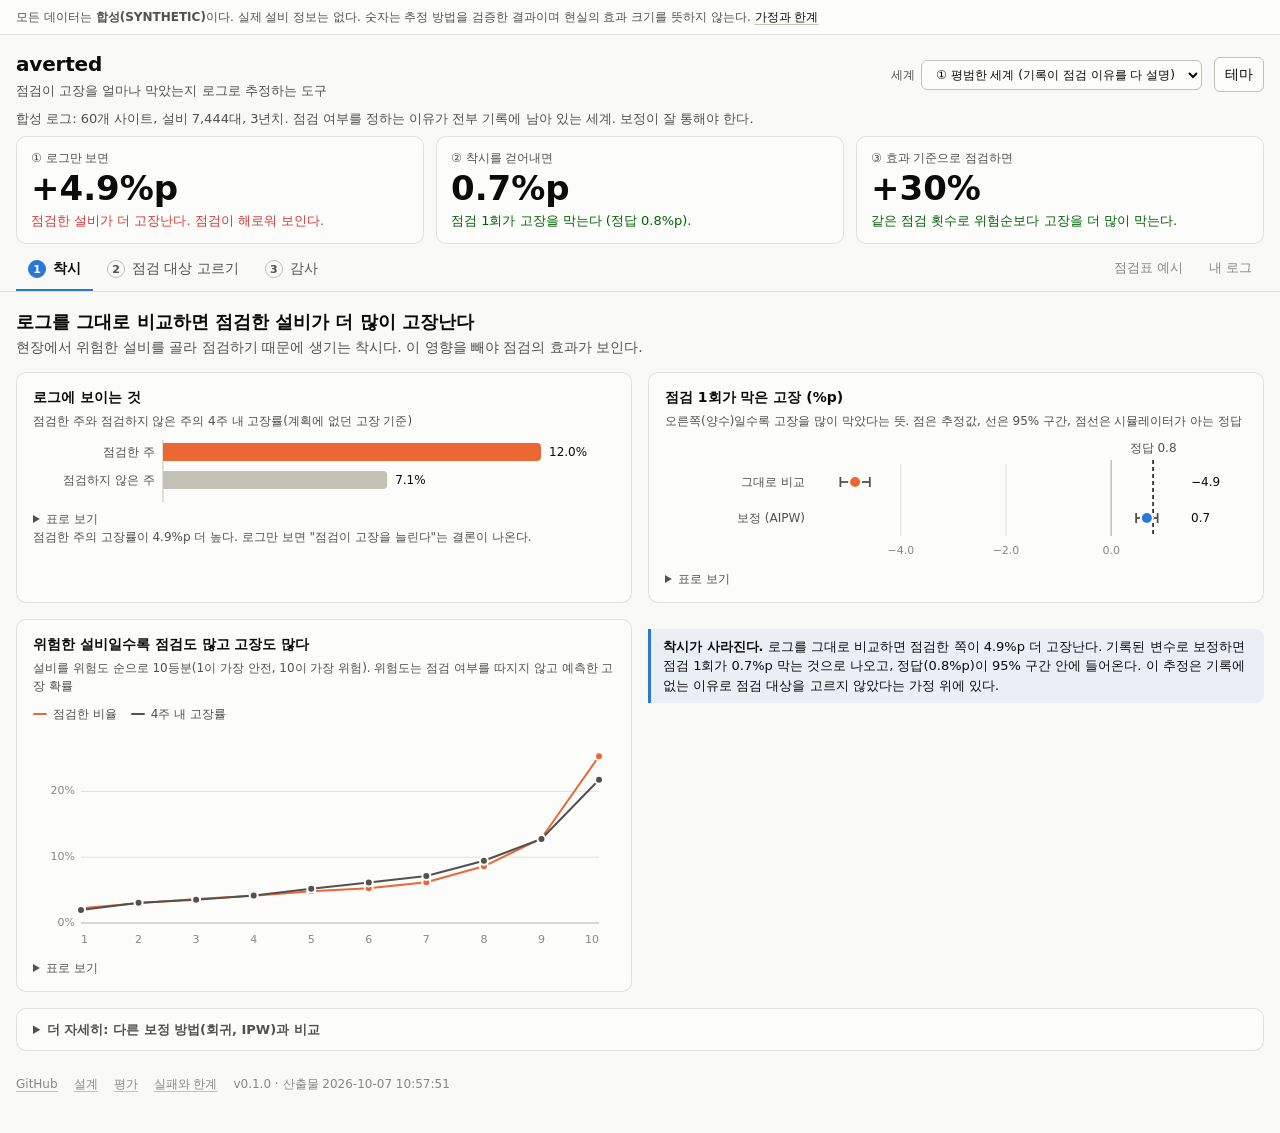
<file: docs/demo/index.html>
<!doctype html>
<html lang="ko">
<head>
<meta charset="utf-8">
<meta name="viewport" content="width=device-width, initial-scale=1">
<title>averted — 정적 데모</title>
<link rel="icon" href="data:,">
<link rel="stylesheet" href="style.css">
</head>
<body>
<div class="banner">모든 데이터는 <b>합성(SYNTHETIC)</b>이다. 실제 설비 정보는 없다. 숫자는 추정 방법을 검증한 결과이며 현실의 효과 크기를 뜻하지 않는다. <a href="https://github.com/sokldjs554/averted/blob/main/docs/design.md" target="_blank" rel="noopener">가정과 한계</a></div>
<header class="top">
  <h1>averted <small>점검이 고장을 얼마나 막았는지 로그로 추정하는 도구</small></h1>
  <div class="spacer"></div>
  <div class="ctrl">
    <label>세계 <select id="scn" aria-label="시뮬레이션 세계 선택"></select></label>
    <button id="theme" type="button" aria-label="테마 전환">테마</button>
  </div>
</header>
<div class="world-note" id="world-note"></div>
<div class="kpis hero-kpis" id="hero" aria-live="polite"></div>
<nav class="tabs" role="tablist" aria-label="화면">
  <button role="tab" aria-selected="true" data-tab="illusion"><span class="n">1</span>착시</button>
  <button role="tab" aria-selected="false" data-tab="who"><span class="n">2</span>점검 대상 고르기</button>
  <button role="tab" aria-selected="false" data-tab="trust"><span class="n">3</span>감사</button>
  <span class="tabsep" aria-hidden="true"></span>
  <button role="tab" aria-selected="false" data-tab="plan" class="minor">점검표 예시</button>
  <button role="tab" aria-selected="false" data-tab="bring" class="minor">내 로그</button>
</nav>
<main>
  <section id="tab-illusion" class="tab">
    <div class="headline"><h2>로그를 그대로 비교하면 점검한 설비가 더 많이 고장난다</h2><p>현장에서 위험한 설비를 골라 점검하기 때문에 생기는 착시다. 이 영향을 빼야 점검의 효과가 보인다.</p></div>
    <div class="grid wide">
      <div class="card"><h2>로그에 보이는 것</h2><div class="sub">점검한 주와 점검하지 않은 주의 4주 내 고장률(계획에 없던 고장 기준)</div><div id="ill-observed"></div></div>
      <div class="card"><h2>점검 1회가 막은 고장 (%p)</h2><div class="sub">오른쪽(양수)일수록 고장을 많이 막았다는 뜻. 점은 추정값, 선은 95% 구간, 점선은 시뮬레이터가 아는 정답</div><div id="ill-forest"></div></div>
    </div>
    <div class="grid wide" style="margin-top:16px">
      <div class="card"><h2>위험한 설비일수록 점검도 많고 고장도 많다</h2><div class="sub">설비를 위험도 순으로 10등분(1이 가장 안전, 10이 가장 위험). 위험도는 점검 여부를 따지지 않고 예측한 고장 확률</div><div id="ill-why"></div></div>
      <div class="callout" id="ill-note" style="align-self:start"></div>
    </div>
    <details class="more"><summary>더 자세히: 다른 보정 방법(회귀, IPW)과 비교</summary>
      <div class="card"><div class="sub">보정 방법을 바꿔도 결과가 같은지 확인한 것. 그대로 비교한 값만 방향이 다르다</div><div id="ill-forest-all"></div></div>
    </details>
  </section>

  <section id="tab-who" class="tab" hidden>
    <div class="headline"><h2>점검할 설비를 고르는 기준 비교</h2><p>사이트와 주마다 K곳을 고른다. 위험순은 고장 위험이 큰 설비부터, 효과순은 점검 효과가 큰 설비부터 고른다. 위험순이 보통의 예지보전 방식이다.</p></div>
    <div class="ctrl" style="margin-bottom:10px"><label>사이트·주당 점검 수 K <select id="who-k"></select></label><label><input type="checkbox" id="who-ope"> 모든 정책과 로그만으로 추정한 값(OPE) 보기</label></div>
    <div class="grid wide">
      <div class="card"><h2>점검 100번당 막는 고장</h2><div class="sub" id="who-sub"></div><div id="who-policy"></div></div>
      <div class="card"><h2>위험이 큰 설비와 효과가 큰 설비는 다르다</h2><div class="sub">평가 구간의 마지막 주, 전체 사이트의 설비. 가로는 위험, 세로는 점검 효과</div>
        <div class="seg" role="group" aria-label="세로축"><button type="button" id="sc-est" aria-pressed="true">추정 효과</button><button type="button" id="sc-truth" aria-pressed="false">정답 효과</button></div>
        <div id="who-scatter"></div></div>
    </div>
    <details class="more"><summary>더 자세히: 종류·수리 접수별 비교, 고객사 데이터 수에 따른 변화, 효과 추정기 비교</summary>
      <div class="grid wide">
        <div class="card"><h2>종류·수리 접수별 위험과 효과</h2><div class="sub">평균 위험이 높아도 효과가 낮은 설비가 있다</div><div id="who-cat"></div></div>
        <div class="card"><h2>고객사 데이터 수에 따른 변화</h2><div class="sub">학습에 쓴 사이트 수를 바꿔 가며, 처음 보는 사이트에서 점검 100번당 막는 고장을 쟀다</div><div id="who-curve"></div></div>
      </div>
      <div class="card" style="margin-top:16px"><h2>효과 추정기 비교</h2><div class="sub">정답과 얼마나 비슷한지, 그 추정기로 점검했을 때 막는 고장이 얼마인지를 같은 기준으로 비교한다. 단순한 규칙을 못 이기는 모형은 쓸 이유가 없다</div><div id="who-cate"></div></div>
    </details>
  </section>

  <section id="tab-plan" class="tab" hidden>
    <div class="headline"><h2>점검표 예시: 위험순과 효과순 비교</h2><p>같은 사이트, 같은 주, 같은 K로 두 순서를 나란히 보여 준다. '정답 보기'를 켜면 각 설비의 실제 효과(시뮬레이터가 아는 값)가 나온다.</p></div>
    <div class="ctrl" style="margin-bottom:12px">
      <label>사이트 <select id="plan-site"></select></label>
      <label>주 <select id="plan-week"></select></label>
      <label>K <select id="plan-k"></select></label>
      <label><input type="checkbox" id="plan-truth"> 정답 보기</label>
    </div>
    <div class="grid wide" id="plan-cols"></div>
    <div class="callout" id="plan-note"></div>
  </section>

  <section id="tab-trust" class="tab" hidden>
    <div class="headline"><h2>추정을 믿을 수 있는지 검사</h2><p>감사는 추정값을 내기 전에 이 로그로 추정해도 되는지 확인하고, 문제가 있으면 빨강으로 표시한다. 감사가 잡아내지 못하는 경우도 아래에 있다.</p></div>
    <div class="grid wide">
      <div class="card"><h2>감사 판정</h2><div id="tr-verdict"></div></div>
      <div class="card"><h2>기록에 없는 이유의 강도별 감사 결과</h2><div class="sub">γ는 분석하는 사람이 못 보는 신호로 점검 대상을 정하는 정도. 같은 세계를 시드 3~5개로 반복해 평균</div><div id="tr-hunch"></div></div>
    </div>
    <details class="more"><summary>더 자세히: 비교 상대 유무, 가중 후 균형, 민감도, 95% 구간 포함률</summary>
      <div class="grid wide">
        <div class="card"><h2>점검할 확률의 분포 (비교할 상대가 있는지)</h2><div class="sub">점검할 확률이 0이나 1에 붙은 설비는 점검하지 않았을 때의 결과를 알 수 없다</div><div id="tr-overlap"></div></div>
        <div class="card"><h2>가중 후 점검한 쪽과 안 한 쪽의 차이 (SMD)</h2><div class="sub">0.10 이하면 비슷하다고 본다</div><div id="tr-balance"></div></div>
      </div>
      <div class="grid wide" style="margin-top:16px">
        <div class="card"><h2>변수 하나를 뺐을 때의 변화 (민감도)</h2><div class="sub">변수를 빼고 추정하면 값이 얼마나 움직이는지 본다. 그만큼 강한 숨은 요인이 있으면 추정도 그만큼 움직일 수 있다</div><div id="tr-bench"></div></div>
        <div class="card"><h2>95% 구간이 정답을 덮은 비율 (몬테카를로)</h2><div class="sub" id="tr-cov-sub"></div><div id="tr-cov"></div></div>
      </div>
    </details>
    <details class="more"><summary>더 자세히: 무작위 파일럿, 파일럿 규모 계획기</summary>
      <div class="grid wide">
        <div class="card"><h2>무작위 파일럿과 로그 추정 비교</h2><div class="sub">기록에 없는 이유가 있는 세계에서, 설비 일부를 동전 던지기로 점검 대상에 배정</div><div id="tr-pilot"></div></div>
        <div class="card"><h2>파일럿 규모 계획기</h2><div class="sub">겹치지 않는 4주 창과 설비 수로 계산. 같은 설비의 기록끼리 닮은 정도(ICC)를 반영</div><div id="tr-planner"></div></div>
      </div>
    </details>
  </section>

  <section id="tab-bring" class="tab" hidden>
    <div class="headline"><h2>내 로그로 실행</h2><p>점검 로그 CSV 한 장을 올리면 같은 감사가 돈다. 실제 로그에서는 추정보다 이 감사를 먼저 돌려야 한다.</p></div>
    <div class="grid wide">
      <div class="card"><h2>필요한 열(컬럼)</h2><div class="sub">한 행은 설비 하나의 한 주. 열 이름이 다르면 LogSpec으로 맞춘다</div><div id="bring-schema"></div></div>
      <div class="card"><h2>실행</h2><div id="bring-run"></div></div>
    </div>
  </section>
</main>
<footer>
  <a href="https://github.com/sokldjs554/averted" target="_blank" rel="noopener">GitHub</a>
  <a href="https://github.com/sokldjs554/averted/blob/main/docs/design.md" target="_blank" rel="noopener">설계</a>
  <a href="https://github.com/sokldjs554/averted/blob/main/docs/evaluation.md" target="_blank" rel="noopener">평가</a>
  <a href="https://github.com/sokldjs554/averted/blob/main/docs/failures.md" target="_blank" rel="noopener">실패와 한계</a>
  <span id="foot-meta"></span>
</footer>
<script>window.AVERTED_STATIC = true;</script>
<script src="charts.js"></script>
<script src="pilot.js"></script>
<script src="app.js"></script>
</body>
</html>
</file>
<file: docs/demo/style.css>
/* averted 콘솔 — 팔레트는 dataviz 레퍼런스 인스턴스(라이트/다크 모두 선택된 스텝). 텍스트는 잉크 토큰만 쓰고 시리즈 색은 마크에만 쓴다. */
:root {
  color-scheme: light;
  --page: #f9f9f7; --surface-1: #fcfcfb; --text-primary: #0b0b0b; --text-secondary: #52514e; --muted: #898781;
  --grid: #e1e0d9; --axis: #c3c2b7; --border: rgba(11, 11, 11, 0.10); --shadow: rgba(0, 0, 0, 0.10);
  --series-1: #2a78d6; --series-2: #eb6834; --series-3: #1baf7a; --deemph: #c3c2b7;
  --div-neg: #2a78d6; --div-pos: #e34948;
  --good: #0ca30c; --warning: #fab219; --serious: #ec835a; --critical: #d03b3b; --success-text: #006300;
  --bezel: #2a2a28;
  --series-1-soft: color-mix(in srgb, var(--series-1) 42%, var(--surface-1));
}
@media (prefers-color-scheme: dark) {
  :root:not([data-theme="light"]) {
    color-scheme: dark;
    --page: #0d0d0d; --surface-1: #1a1a19; --text-primary: #ffffff; --text-secondary: #c3c2b7; --muted: #898781;
    --grid: #2c2c2a; --axis: #383835; --border: rgba(255, 255, 255, 0.10); --shadow: rgba(0, 0, 0, 0.5);
    --series-1: #3987e5; --series-2: #d95926; --series-3: #199e70; --deemph: #52514e;
    --div-neg: #3987e5; --div-pos: #e66767; --success-text: #0ca30c; --bezel: #3a3a37;
  }
}
:root[data-theme="dark"] {
  color-scheme: dark;
  --page: #0d0d0d; --surface-1: #1a1a19; --text-primary: #ffffff; --text-secondary: #c3c2b7; --muted: #898781;
  --grid: #2c2c2a; --axis: #383835; --border: rgba(255, 255, 255, 0.10); --shadow: rgba(0, 0, 0, 0.5);
  --series-1: #3987e5; --series-2: #d95926; --series-3: #199e70; --deemph: #52514e;
  --div-neg: #3987e5; --div-pos: #e66767; --success-text: #0ca30c; --bezel: #3a3a37;
}
* { box-sizing: border-box; }
html, body { margin: 0; background: var(--page); color: var(--text-primary); font: 14px/1.5 system-ui, -apple-system, "Segoe UI", "Noto Sans KR", sans-serif; }
a { color: inherit; text-decoration-color: var(--axis); text-underline-offset: 3px; }
a:hover { text-decoration-color: var(--series-1); }
:focus-visible { outline: 2px solid var(--series-1); outline-offset: 2px; border-radius: 4px; }
[hidden] { display: none !important; }
.muted { color: var(--muted); }

/* ---- 상단 ---- */
.banner { background: var(--surface-1); border-bottom: 1px solid var(--border); padding: 8px 16px; color: var(--text-secondary); font-size: 12px; }
.banner a { color: var(--text-primary); }
header.top { display: flex; flex-wrap: wrap; align-items: center; gap: 10px 20px; padding: 14px 16px 8px; max-width: 1280px; margin: 0 auto; }
header.top h1 { margin: 0; font-size: 20px; font-weight: 650; letter-spacing: -0.01em; }
header.top h1 small { display: block; color: var(--text-secondary); font-weight: 400; font-size: 13px; letter-spacing: 0; margin-top: 2px; }
header.top .spacer { flex: 1; }
.ctrl { display: flex; flex-wrap: wrap; gap: 8px 12px; align-items: center; }
.ctrl label { color: var(--text-secondary); font-size: 12px; display: flex; gap: 6px; align-items: center; }
.ctrl select, .ctrl input, .ctrl button, .btn { font: inherit; padding: 6px 10px; border: 1px solid var(--axis); border-radius: 6px; background: var(--surface-1); color: var(--text-primary); }
.ctrl button, .btn { cursor: pointer; }
.ctrl button:hover, .btn:hover { border-color: var(--series-1); }
.btn.primary { background: var(--series-1); color: #fff; border-color: var(--series-1); }
nav.tabs { display: flex; gap: 2px; padding: 0 16px; border-bottom: 1px solid var(--border); overflow-x: auto; max-width: 1280px; margin: 0 auto; }
nav.tabs button { font: inherit; background: none; border: 0; border-bottom: 2px solid transparent; padding: 10px 12px; color: var(--text-secondary); cursor: pointer; white-space: nowrap; }
nav.tabs button:hover { color: var(--text-primary); }
nav.tabs button[aria-selected="true"] { color: var(--text-primary); border-bottom-color: var(--series-1); font-weight: 600; }
nav.tabs button .n { display: inline-flex; align-items: center; justify-content: center; width: 18px; height: 18px; margin-right: 7px; border-radius: 50%; border: 1px solid var(--axis); font-size: 11px; font-weight: 600; line-height: 1; }
nav.tabs button[aria-selected="true"] .n { background: var(--series-1); border-color: var(--series-1); color: #fff; }
nav.tabs .tabsep { flex: 1; min-width: 12px; }
nav.tabs button.minor { font-size: 13px; color: var(--muted); }
nav.tabs button.minor[aria-selected="true"] { color: var(--text-primary); }
/* 접이식 "더 자세히" — 앞면을 가볍게 두고 깊이는 열면 나온다 */
details.more { margin-top: 16px; border: 1px solid var(--border); border-radius: 10px; background: var(--surface-1); }
details.more > summary { cursor: pointer; padding: 11px 16px; font-size: 13px; font-weight: 600; color: var(--text-secondary); }
details.more > summary:hover { color: var(--text-primary); }
details.more[open] > summary { border-bottom: 1px solid var(--border); }
details.more > :not(summary) { margin: 14px 16px; }
details.more .card { background: var(--page); }
main { padding: 16px; max-width: 1280px; margin: 0 auto; }
footer { max-width: 1280px; margin: 8px auto 40px; padding: 0 16px; color: var(--muted); font-size: 12px; display: flex; flex-wrap: wrap; gap: 6px 16px; }
section.tab[hidden] { display: none; }

/* ---- 안내 ---- */
.guide { background: var(--surface-1); border: 1px solid var(--border); border-radius: 10px; padding: 10px 16px; margin-bottom: 16px; }
.guide summary { cursor: pointer; font-size: 13px; font-weight: 600; color: var(--text-secondary); }
.guide-body { display: grid; gap: 10px 20px; grid-template-columns: repeat(auto-fit, minmax(230px, 1fr)); margin-top: 10px; }
.guide button.step { text-align: left; font: inherit; background: none; border: 0; padding: 0; cursor: pointer; color: inherit; }
.guide .step b { display: block; font-size: 14px; }
.guide .step span { color: var(--text-secondary); font-size: 13px; }
.guide .step:hover b { text-decoration: underline; text-decoration-color: var(--series-1); }
.guide .caveat { grid-column: 1 / -1; font-size: 12px; color: var(--text-secondary); border-top: 1px solid var(--grid); padding-top: 8px; }

/* ---- 카드·타일 ---- */
.grid { display: grid; gap: 16px; grid-template-columns: repeat(auto-fit, minmax(300px, 1fr)); }
.card { background: var(--surface-1); border: 1px solid var(--border); border-radius: 10px; padding: 14px 16px; min-width: 0; }
.card + .card { margin-top: 16px; }
.grid > .card + .card, .replay-cols > .card + .card { margin-top: 0; }
.card h2 { margin: 0 0 4px; font-size: 14px; font-weight: 600; }
.card h3 { margin: 16px 0 6px; font-size: 13px; font-weight: 600; }
.card .sub { color: var(--text-secondary); font-size: 12px; margin-bottom: 10px; }
.kpis { display: grid; gap: 12px; grid-template-columns: repeat(auto-fit, minmax(170px, 1fr)); margin-bottom: 16px; }
.tile { background: var(--surface-1); border: 1px solid var(--border); border-radius: 10px; padding: 12px 14px; }
.tile .label { color: var(--text-secondary); font-size: 12px; }
.tile .value { font-size: 28px; font-weight: 600; margin-top: 2px; line-height: 1.15; }
.tile .delta { font-size: 12px; color: var(--text-secondary); margin-top: 3px; }
.tile .delta.good { color: var(--success-text); }
.headline { margin: 0 0 14px; }
.headline h2 { margin: 0; font-size: 18px; font-weight: 650; }
.headline p { margin: 2px 0 0; color: var(--text-secondary); }
.callout { border-left: 3px solid var(--series-1); background: color-mix(in srgb, var(--series-1) 7%, transparent); padding: 8px 12px; border-radius: 0 8px 8px 0; margin: 10px 0; font-size: 13px; }
.callout.warn { border-left-color: var(--warning); background: color-mix(in srgb, var(--warning) 12%, transparent); }
.callout b { font-weight: 600; }

/* ---- 표 ---- */
table.data { width: 100%; border-collapse: collapse; font-size: 13px; }
table.data th { text-align: left; color: var(--muted); font-weight: 500; font-size: 12px; padding: 6px 8px; border-bottom: 1px solid var(--grid); }
table.data td { padding: 7px 8px; border-bottom: 1px solid var(--grid); vertical-align: top; }
table.data td.num, table.data th.num { text-align: right; font-variant-numeric: tabular-nums; }
table.data .nowrap { white-space: nowrap; }
table.data tr.clickable { cursor: pointer; }
table.data tr.clickable:hover td, table.data tr.selected td { background: color-mix(in srgb, var(--series-1) 7%, transparent); }
details.tableview { margin-top: 8px; font-size: 12px; color: var(--text-secondary); }
details.tableview summary { cursor: pointer; }
details.tableview table { margin-top: 6px; }

/* ---- 마크 ---- */
.bar-track { display: inline-block; height: 10px; background: color-mix(in srgb, var(--series-1) 14%, transparent); border-radius: 0 4px 4px 0; vertical-align: middle; margin-right: 8px; }
.bar { display: block; height: 10px; border-radius: 0 4px 4px 0; background: var(--series-1); }
.pbar { white-space: nowrap; font-variant-numeric: tabular-nums; }
.badge { display: inline-flex; align-items: center; gap: 5px; padding: 1px 8px; border-radius: 999px; font-size: 11px; font-weight: 600; border: 1px solid var(--border); color: var(--text-primary); white-space: nowrap; }
.badge .dot { width: 8px; height: 8px; border-radius: 50%; display: inline-block; }
.badge.legal .dot { background: var(--warning); } .badge.urgent .dot { background: var(--critical); } .badge.good .dot { background: var(--good); }
.badge.fail .dot { background: var(--critical); } .badge.quiet .dot { background: var(--deemph); }
.meter { position: relative; height: 10px; width: 120px; border-radius: 5px; background: color-mix(in srgb, var(--series-1) 14%, transparent); display: inline-block; vertical-align: middle; margin-right: 8px; }
.meter > span { position: absolute; left: 0; top: 0; bottom: 0; border-radius: 5px; background: var(--series-1); }
.meter.warn > span { background: var(--warning); } .meter.bad > span { background: var(--critical); }
svg.chart { width: 100%; height: auto; display: block; overflow: visible; }
svg.chart text { font: 11px system-ui, -apple-system, "Segoe UI", "Noto Sans KR", sans-serif; fill: var(--muted); font-variant-numeric: tabular-nums; }
svg.chart text.rowlabel { fill: var(--text-secondary); font-size: 12px; }
svg.chart text.valuelabel { fill: var(--text-primary); font-size: 12px; }
svg.chart text.endlabel { fill: var(--text-secondary); font-size: 11px; }
svg.chart .grid line { stroke: var(--grid); stroke-width: 1; }
svg.chart .axis line { stroke: var(--axis); stroke-width: 1; }
svg.chart .line { fill: none; stroke-linejoin: round; stroke-linecap: round; }
svg.chart .area { opacity: 0.10; }
svg.chart .marker { stroke: var(--surface-1); stroke-width: 2; }
svg.chart .crosshair { stroke: var(--axis); stroke-width: 1; }
svg.chart .hit { fill: transparent; }
svg.chart .bar-mark { transition: opacity 0.1s; } svg.chart .bar-mark:hover { opacity: 0.8; }
.legend { display: flex; gap: 14px; flex-wrap: wrap; font-size: 12px; color: var(--text-secondary); margin: 2px 0 8px; }
.legend .key { display: inline-block; width: 14px; height: 2px; vertical-align: middle; margin-right: 6px; border-radius: 1px; }
.legend .key.rect { height: 10px; border-radius: 2px; }
.tooltip { position: fixed; pointer-events: none; background: var(--surface-1); color: var(--text-primary); border: 1px solid var(--border); border-radius: 8px; padding: 8px 10px; font-size: 12px; box-shadow: 0 4px 14px var(--shadow); z-index: 30; min-width: 140px; max-width: 280px; }
.tooltip .t { color: var(--muted); margin-bottom: 4px; }
.tooltip .row { display: flex; justify-content: space-between; gap: 12px; }
.tooltip .row b { font-weight: 600; }
.tooltip .row .k { display: inline-block; width: 10px; height: 2px; vertical-align: middle; margin-right: 6px; }

/* ---- 과거 재현 ---- */
.seg { display: inline-flex; border: 1px solid var(--axis); border-radius: 8px; overflow: hidden; }
.seg button { font: inherit; background: var(--surface-1); color: var(--text-secondary); border: 0; padding: 6px 12px; cursor: pointer; }
.seg button[aria-pressed="true"] { background: var(--series-1); color: #fff; }
.replay-cols { display: grid; gap: 16px; grid-template-columns: repeat(auto-fit, minmax(320px, 1fr)); align-items: start; }
.grid.wide { grid-template-columns: repeat(auto-fit, minmax(420px, 1fr)); }
@media (max-width: 480px) { .grid.wide { grid-template-columns: 1fr; } }
.rlist { list-style: none; margin: 0; padding: 0; }
.rlist li { display: grid; grid-template-columns: 1fr auto; gap: 2px 10px; padding: 7px 0; border-bottom: 1px solid var(--grid); font-size: 13px; }
.rlist .nm { font-weight: 600; } .rlist .zn { color: var(--text-secondary); font-size: 12px; }
.rlist .rs { text-align: right; }
input[type="range"] { width: 100%; accent-color: var(--series-1); }

.loading { opacity: 0.55; transition: opacity 0.2s; }
.empty { color: var(--muted); padding: 20px; text-align: center; }
.err { color: var(--critical); }
@media (max-width: 960px) {
  .today-grid { grid-template-columns: 1fr; }
  .today-grid .today-table { display: none; }
  .phone { position: static; }
}
@media (max-width: 640px) {
  .tile .value { font-size: 22px; } .hero { font-size: 36px; } main { padding: 12px; }
  .phone { border-width: 6px; border-radius: 26px; }
}
@media (prefers-reduced-motion: reduce) { * { transition: none !important; } }

/* ---- averted 추가 ---- */
.world-note { max-width: 1280px; margin: 0 auto; padding: 0 16px 8px; color: var(--text-secondary); font-size: 13px; }
.hero-kpis { max-width: 1280px; margin: 0 auto 4px; padding: 0 16px; grid-template-columns: repeat(auto-fit, minmax(260px, 1fr)); }
.hero-kpis .tile .value { font-size: 34px; }
.hero-kpis .tile .delta { font-size: 13px; }
.tile .value .u { font-size: 16px; font-weight: 500; color: var(--text-secondary); margin-left: 2px; }
.tile .delta.bad { color: var(--critical); }
.plan-list { list-style: none; margin: 0; padding: 0; }
.plan-list li { display: grid; grid-template-columns: 26px 1fr auto; gap: 4px 10px; padding: 8px 0; border-bottom: 1px solid var(--grid); align-items: start; }
.plan-list .rk { width: 24px; height: 24px; border-radius: 50%; border: 1px solid var(--axis); display: grid; place-items: center; font-size: 12px; font-weight: 600; }
.plan-list .nm { font-weight: 600; font-size: 13px; }
.plan-list .zn { color: var(--text-secondary); font-size: 12px; }
.plan-list .vals { text-align: right; font-variant-numeric: tabular-nums; font-size: 13px; }
.plan-list .vals b { font-size: 16px; }
.plan-list .vals small { display: block; color: var(--text-secondary); font-size: 11px; }
.plan-list .tags { display: flex; gap: 6px; flex-wrap: wrap; margin-top: 4px; }
.plan-list li.shared .rk { border-color: var(--series-1); }
.plan-total { margin-top: 10px; font-size: 13px; color: var(--text-secondary); }
.plan-total b { color: var(--text-primary); font-size: 16px; }
.truth { color: var(--text-secondary); }
.bench-row { display: grid; grid-template-columns: 1fr auto; gap: 4px 10px; padding: 6px 0; border-bottom: 1px solid var(--grid); font-size: 13px; }
.smd-row { display: grid; grid-template-columns: 130px 1fr 90px; gap: 8px; align-items: center; padding: 3px 0; font-size: 12px; }
.smd-track { position: relative; height: 10px; background: color-mix(in srgb, var(--series-1) 10%, transparent); border-radius: 5px; }
.smd-track > i { position: absolute; left: 0; top: 0; bottom: 0; background: var(--text-secondary); border-radius: 5px; opacity: 0.55; }
.smd-track > b { position: absolute; left: 0; top: 0; bottom: 0; background: var(--series-1); border-radius: 5px; }
.smd-track > s { position: absolute; top: -3px; bottom: -3px; width: 2px; background: var(--critical); }
.warnlist { margin: 8px 0 0; padding-left: 18px; font-size: 13px; }
.warnlist li { margin: 4px 0; }
.kv { display: grid; grid-template-columns: auto 1fr; gap: 4px 14px; font-size: 13px; margin: 8px 0; }
.kv dt { color: var(--muted); } .kv dd { margin: 0; font-variant-numeric: tabular-nums; }
.planner { display: grid; grid-template-columns: repeat(auto-fit, minmax(150px, 1fr)); gap: 8px 12px; margin-bottom: 10px; }
.planner label { display: grid; gap: 3px; font-size: 12px; color: var(--text-secondary); }
.planner input { font: inherit; padding: 6px 8px; border: 1px solid var(--axis); border-radius: 6px; background: var(--surface-1); color: var(--text-primary); }
.planner-out { display: grid; grid-template-columns: repeat(auto-fit, minmax(130px, 1fr)); gap: 8px; }
.planner-out > div { border: 1px solid var(--grid); border-radius: 8px; padding: 6px 10px; }
.planner-out .l { font-size: 11px; color: var(--muted); } .planner-out .v { font-size: 18px; font-weight: 600; }
pre.code { background: var(--page); border: 1px solid var(--grid); border-radius: 8px; padding: 10px 12px; overflow: auto; font-size: 12px; line-height: 1.5; }
.upload { display: grid; gap: 8px; }
.upload input[type=file] { font: inherit; }
.dropped { color: var(--text-secondary); font-size: 12px; }
</file>
